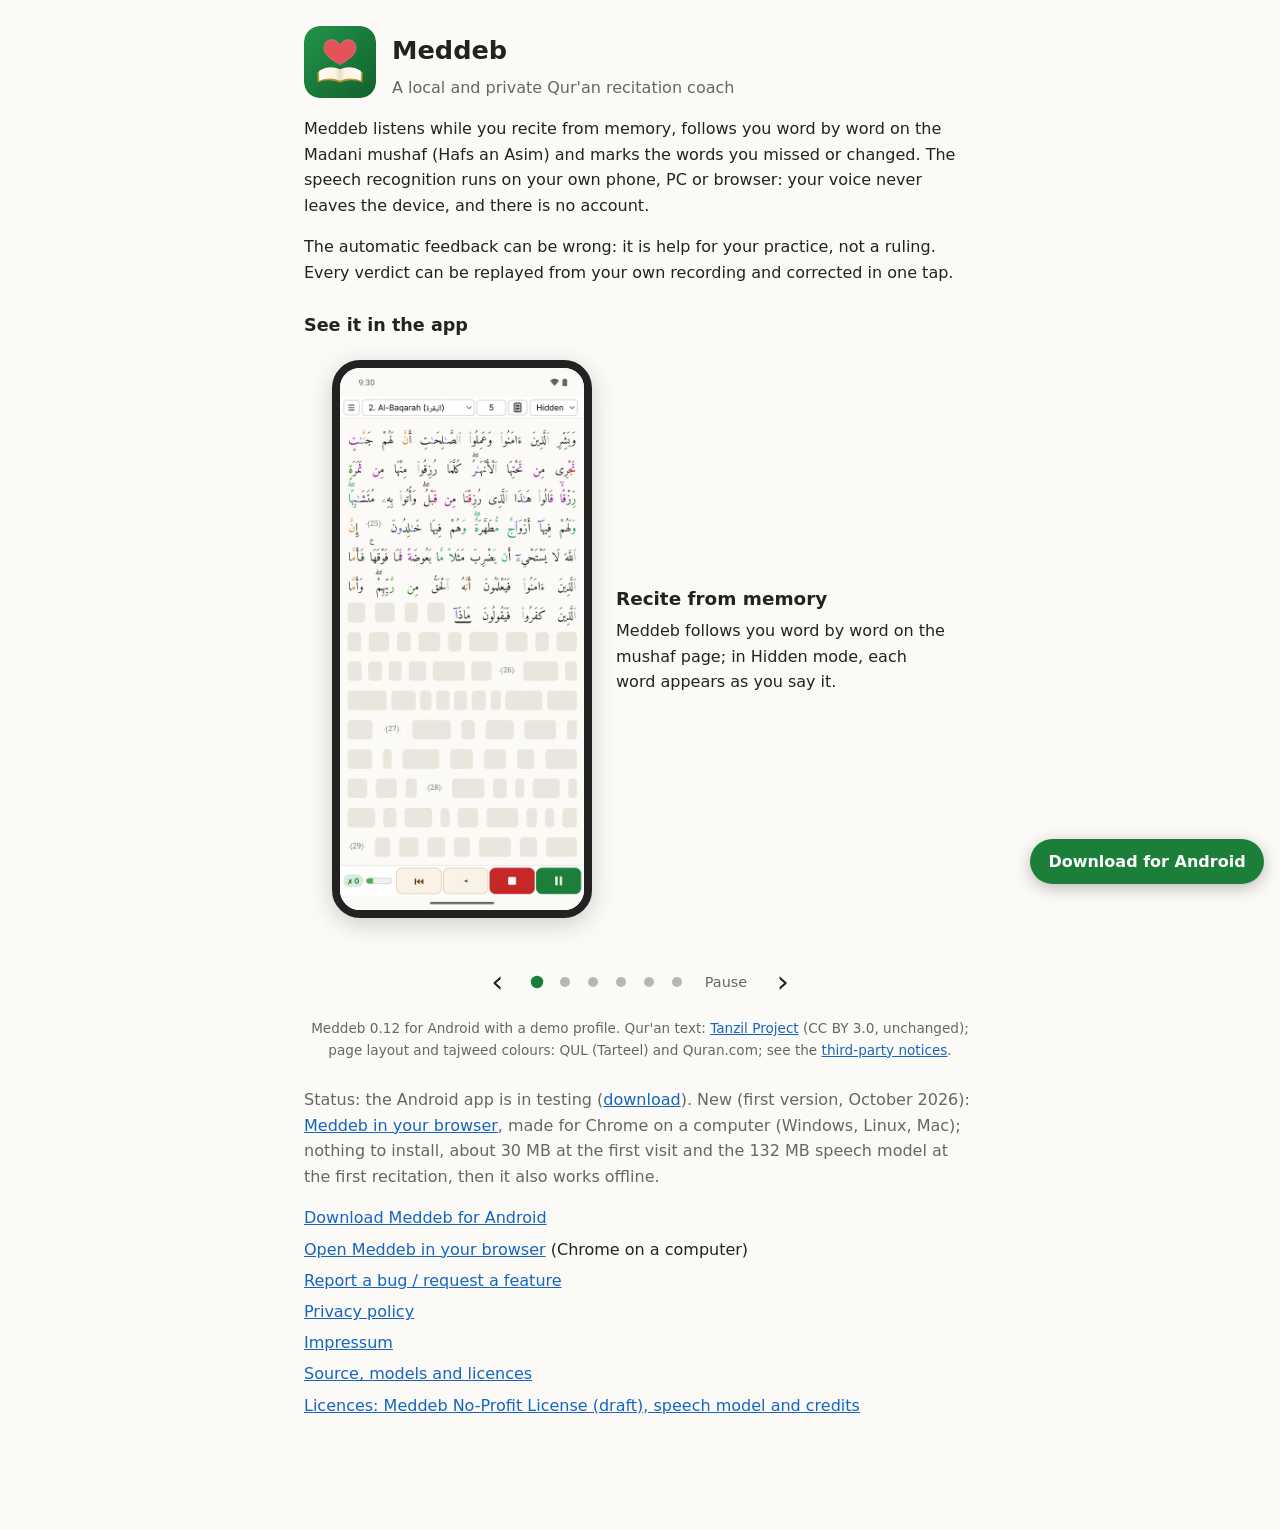
<file: index.html>
<!doctype html>
<html lang="en">
<head>
<meta charset="utf-8">
<meta name="viewport" content="width=device-width, initial-scale=1, viewport-fit=cover">
<title>Meddeb</title>
<meta name="description" content="Meddeb: a local and private Qur'an recitation coach.">
<link rel="icon" type="image/svg+xml" href="favicon.svg">
<link rel="stylesheet" href="site.css">
</head>
<body>
<main>
<div class="hero"><img src="favicon.svg" alt=""><div><h1>Meddeb</h1><div class="muted">A local and private Qur'an recitation coach</div></div></div>

<p>Meddeb listens while you recite from memory, follows you word by word on the Madani mushaf (Hafs an Asim) and
marks the words you missed or changed. The speech recognition runs on your own phone, PC or browser: your voice
never leaves the device, and there is no account.</p>
<p>The automatic feedback can be wrong: it is help for your practice, not a ruling. Every verdict can be replayed
from your own recording and corrected in one tap.</p>

<section class="shots" aria-labelledby="shotsTitle">
<h2 id="shotsTitle">See it in the app</h2>
<div id="shotsTrack" class="shots-track" tabindex="0" role="region" aria-roledescription="carousel" aria-label="Screenshots of Meddeb for Android">
  <figure class="shot" role="group" aria-roledescription="slide" aria-label="1 of 6">
    <img src="screenshots/01_recite.webp" width="540" height="1200" decoding="async" fetchpriority="high"
      alt="The mushaf page in Hidden mode during a recitation: the words already recited are shown, the rest are grey boxes.">
    <figcaption><b>Recite from memory</b> Meddeb follows you word by word on the mushaf page; in Hidden mode, each word appears as you say it.</figcaption>
  </figure>
  <figure class="shot" role="group" aria-roledescription="slide" aria-label="2 of 6">
    <img src="screenshots/02_mistakes.webp" width="540" height="1200" decoding="async" loading="lazy"
      alt="A skipped word shown in red, with its window open: the expected word, the verdict, and buttons to play the recording and correct it.">
    <figcaption><b>Mistakes caught</b> A skipped or changed word turns red: tap it to hear your own recording and correct the verdict in one tap.</figcaption>
  </figure>
  <figure class="shot" role="group" aria-roledescription="slide" aria-label="3 of 6">
    <img src="screenshots/03_summary.webp" width="540" height="1200" decoding="async" loading="lazy"
      alt="The summary at the end of a session: the score and the list of mistakes, with buttons to go to older sessions.">
    <figcaption><b>A summary after each session</b> Your score and every mistake in one list, with your past sessions one tap away.</figcaption>
  </figure>
  <figure class="shot" role="group" aria-roledescription="slide" aria-label="4 of 6">
    <img src="screenshots/04_offline.webp" width="540" height="1200" decoding="async" loading="lazy"
      alt="A recitation in progress with the phone in airplane mode: the airplane icon is in the status bar.">
    <figcaption><b>Offline and private</b> After a one-time model download, the recognition runs on your phone, even in airplane mode: no account, and your voice never leaves the phone.</figcaption>
  </figure>
  <figure class="shot" role="group" aria-roledescription="slide" aria-label="5 of 6">
    <img src="screenshots/05_progress.webp" width="540" height="1200" decoding="async" loading="lazy"
      alt="The Stats page: ayat learned today and overall, the weekly pace and a chart of the progress day by day.">
    <figcaption><b>Your progress</b> The ayat you learned today and overall, your weekly pace, and a chart of your progress day by day.</figcaption>
  </figure>
  <figure class="shot" role="group" aria-roledescription="slide" aria-label="6 of 6">
    <img src="screenshots/06_listen.webp" width="540" height="1200" decoding="async" loading="lazy"
      alt="The Listen page playing the recitation of the weakest page, with the choice of what to play and how many times.">
    <figcaption><b>Listen</b> Yasser Al-Dossary or another reciter you pick recites your weakest page, next ayah to learn or oldest page, as often as you like, screen off or in the car.</figcaption>
  </figure>
</div>
<div class="shots-nav" id="shotsNav" hidden>
  <button type="button" class="arrow" id="shotsPrev" aria-controls="shotsTrack" aria-label="Previous screenshot">&#8249;</button>
  <span class="dots">
    <button type="button" class="dot" aria-controls="shotsTrack" aria-label="Screenshot 1: Recite from memory" aria-current="true"></button>
    <button type="button" class="dot" aria-controls="shotsTrack" aria-label="Screenshot 2: Mistakes caught"></button>
    <button type="button" class="dot" aria-controls="shotsTrack" aria-label="Screenshot 3: A summary after each session"></button>
    <button type="button" class="dot" aria-controls="shotsTrack" aria-label="Screenshot 4: Offline and private"></button>
    <button type="button" class="dot" aria-controls="shotsTrack" aria-label="Screenshot 5: Your progress"></button>
    <button type="button" class="dot" aria-controls="shotsTrack" aria-label="Screenshot 6: Listen"></button>
  </span>
  <button type="button" class="play" id="shotsPause" aria-controls="shotsTrack">Pause</button>
  <button type="button" class="arrow" id="shotsNext" aria-controls="shotsTrack" aria-label="Next screenshot">&#8250;</button>
</div>
<span class="sr-only" id="shotsStatus" aria-live="polite"></span>
<p class="muted credit">Meddeb 0.12 for Android with a demo profile. Qur'an text: <a href="https://tanzil.net">Tanzil
Project</a> (CC BY 3.0, unchanged); page layout and tajweed colours: QUL (Tarteel) and Quran.com; see the
<a href="https://github.com/Karim-53/Meddeb/blob/main/THIRD_PARTY_NOTICES.md">third-party notices</a>.</p>
</section>

<p class="muted">Status: the Android app is in testing (<a href="download.html">download</a>). New (first version,
October 2026): <a href="app/">Meddeb in your browser</a>, made for Chrome on a computer (Windows, Linux, Mac);
nothing to install, about 30 MB at the first visit and the 132 MB speech model at the first recitation, then it also
works offline.</p>

<ul class="links">
  <li><a href="download.html">Download Meddeb for Android</a></li>
  <li><a href="app/">Open Meddeb in your browser</a> (Chrome on a computer)</li>
  <li><a href="https://github.com/Karim-53/Meddeb/issues/new/choose">Report a bug / request a feature</a></li>
  <li><a href="privacy.html">Privacy policy</a></li>
  <li><a href="impressum.html">Impressum</a></li>
  <li><a href="https://github.com/Karim-53/Meddeb">Source, models and licences</a></li>
  <li><a href="https://github.com/Karim-53/Meddeb/blob/main/LICENSE.md">Licences: Meddeb No-Profit License (draft), speech model and credits</a></li>
</ul>
</main>
<a class="dl-fab" href="download.html">Download for Android</a>
<script>
// The screenshots slideshow (P5.17): ‹ ›, dots, swipe (scroll-snap), arrow keys. It moves on by itself every 6 s until
// Pause or any manual move, holds while pointed at or focused, and never moves by itself under prefers-reduced-motion.
(() => {
  const track = document.getElementById('shotsTrack'), nav = document.getElementById('shotsNav');
  const slides = track.querySelectorAll('.shot'), dots = nav.querySelectorAll('.dot');
  const pause = document.getElementById('shotsPause'), status = document.getElementById('shotsStatus');
  const reduce = matchMedia('(prefers-reduced-motion: reduce)');
  const n = slides.length;
  let i = 0, heading = -1, held = false, playing = false, timer = 0;
  const say = k => { status.textContent = `Screenshot ${k + 1} of ${n}: ${slides[k].querySelector('b').textContent}`; };
  const mark = k => { i = k; dots.forEach((d, j) => j === k ? d.setAttribute('aria-current', 'true') : d.removeAttribute('aria-current')); };
  function go(k, user) {
    k = (k + n) % n;
    const far = Math.abs(k - i) > 1;                       // the wrap from 6 to 1: no smooth trip past every slide
    heading = k;
    track.scrollTo({left: k * track.clientWidth, behavior: reduce.matches || far ? 'instant' : 'smooth'});
    mark(k);
    if (user) { setPlaying(false); say(k); }
  }
  function setPlaying(on) {
    playing = on && !reduce.matches;
    pause.textContent = playing ? 'Pause' : 'Play';
    pause.setAttribute('aria-label', playing ? 'Pause the slideshow' : 'Play the slideshow');
    clearInterval(timer);
    timer = playing ? setInterval(() => { if (!held && !document.hidden) go(i + 1); }, 6000) : 0;
  }
  document.getElementById('shotsPrev').onclick = () => go(i - 1, true);
  document.getElementById('shotsNext').onclick = () => go(i + 1, true);
  dots.forEach((d, j) => { d.onclick = () => go(j, true); });
  pause.onclick = () => setPlaying(!playing);
  track.addEventListener('keydown', e => {
    if (e.key === 'ArrowLeft' || e.key === 'ArrowRight') { e.preventDefault(); go(i + (e.key === 'ArrowRight' ? 1 : -1), true); }
  });
  let raf = 0;                                             // a swipe: the dots follow and the slideshow stops
  track.addEventListener('scroll', () => {
    cancelAnimationFrame(raf);
    raf = requestAnimationFrame(() => {
      const k = Math.round(track.scrollLeft / track.clientWidth);
      if (heading >= 0) { if (k === heading) heading = -1; return; }   // our own scrollTo on its way
      if (k !== i) { mark(k); setPlaying(false); say(k); }
    });
  }, {passive: true});
  for (const [ev, on] of [['pointerenter', true], ['pointerleave', false], ['focusin', true], ['focusout', false]]) {
    for (const el of [track, nav]) el.addEventListener(ev, () => { held = on; });
  }
  reduce.addEventListener('change', () => { pause.hidden = reduce.matches; setPlaying(false); });
  pause.hidden = reduce.matches;
  track.classList.add('js');
  nav.hidden = false;
  setPlaying(true);
})();
</script>
</body>
</html>
</file>
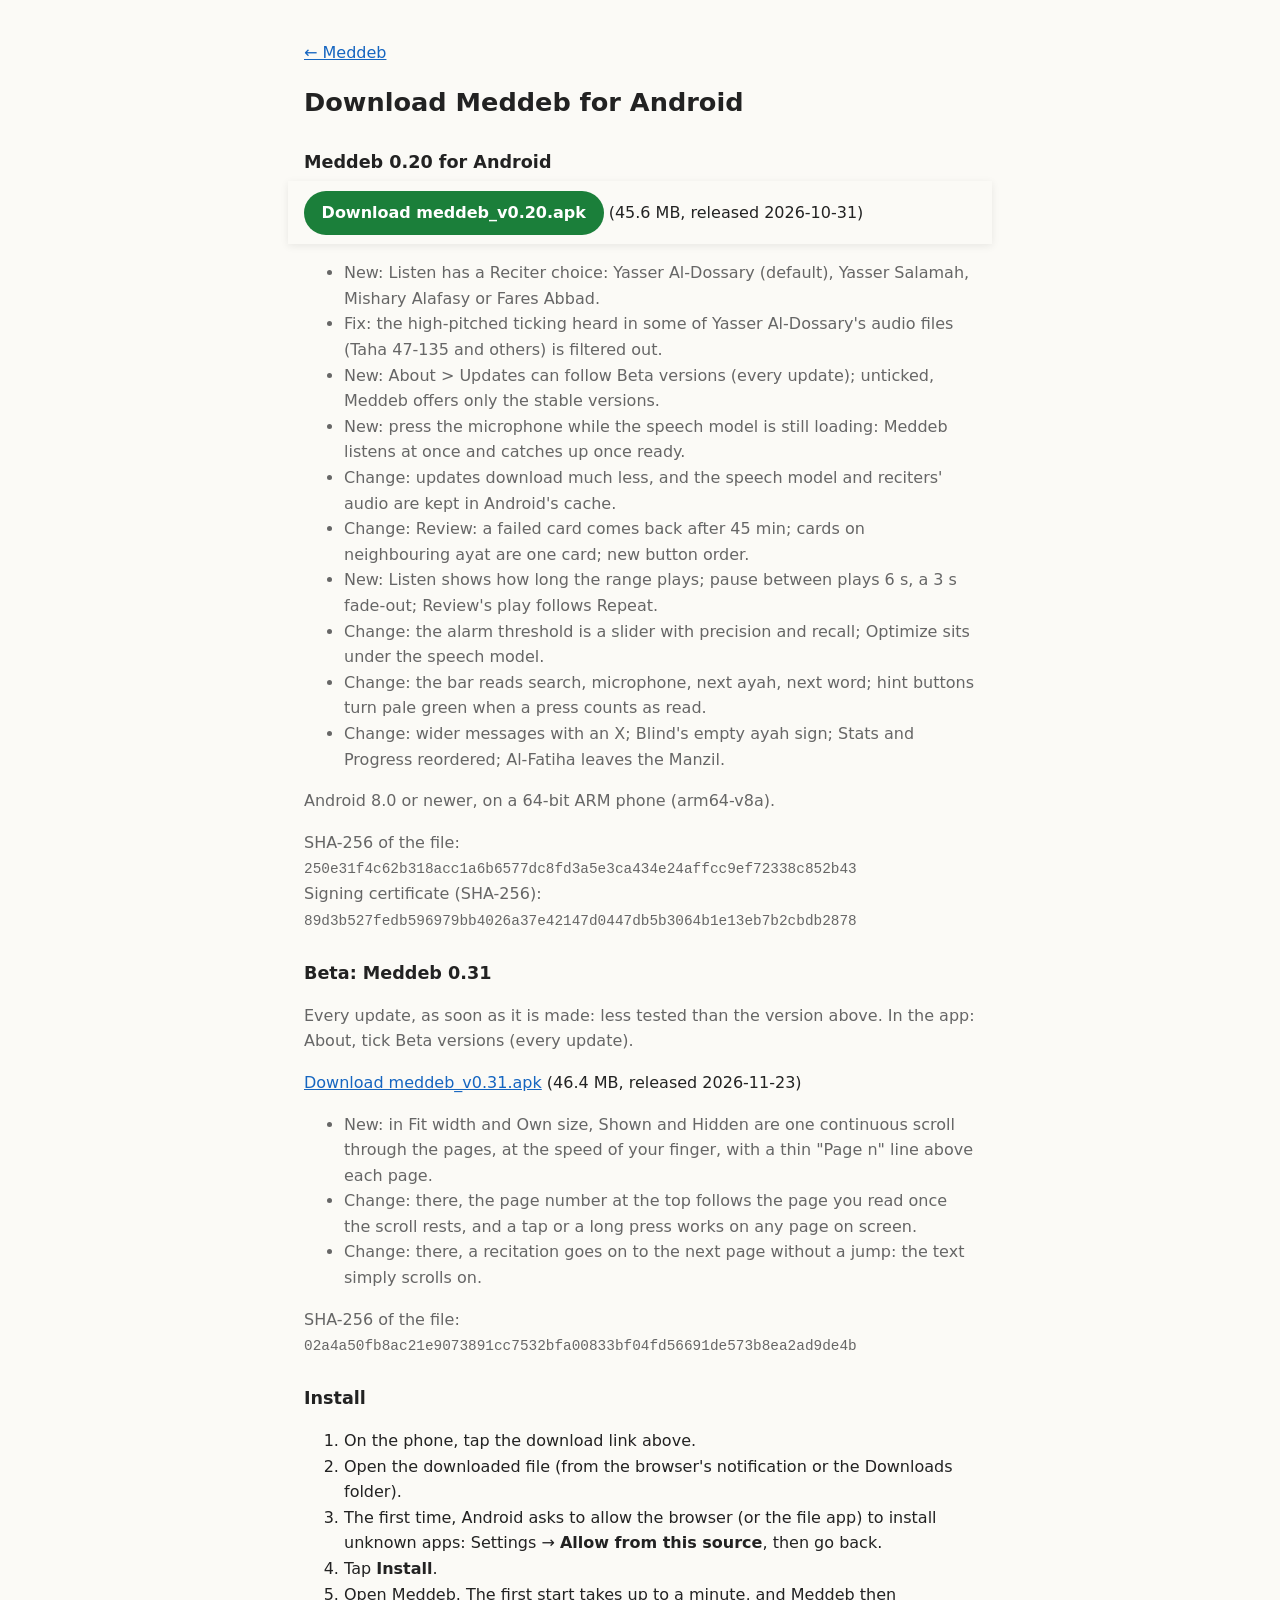
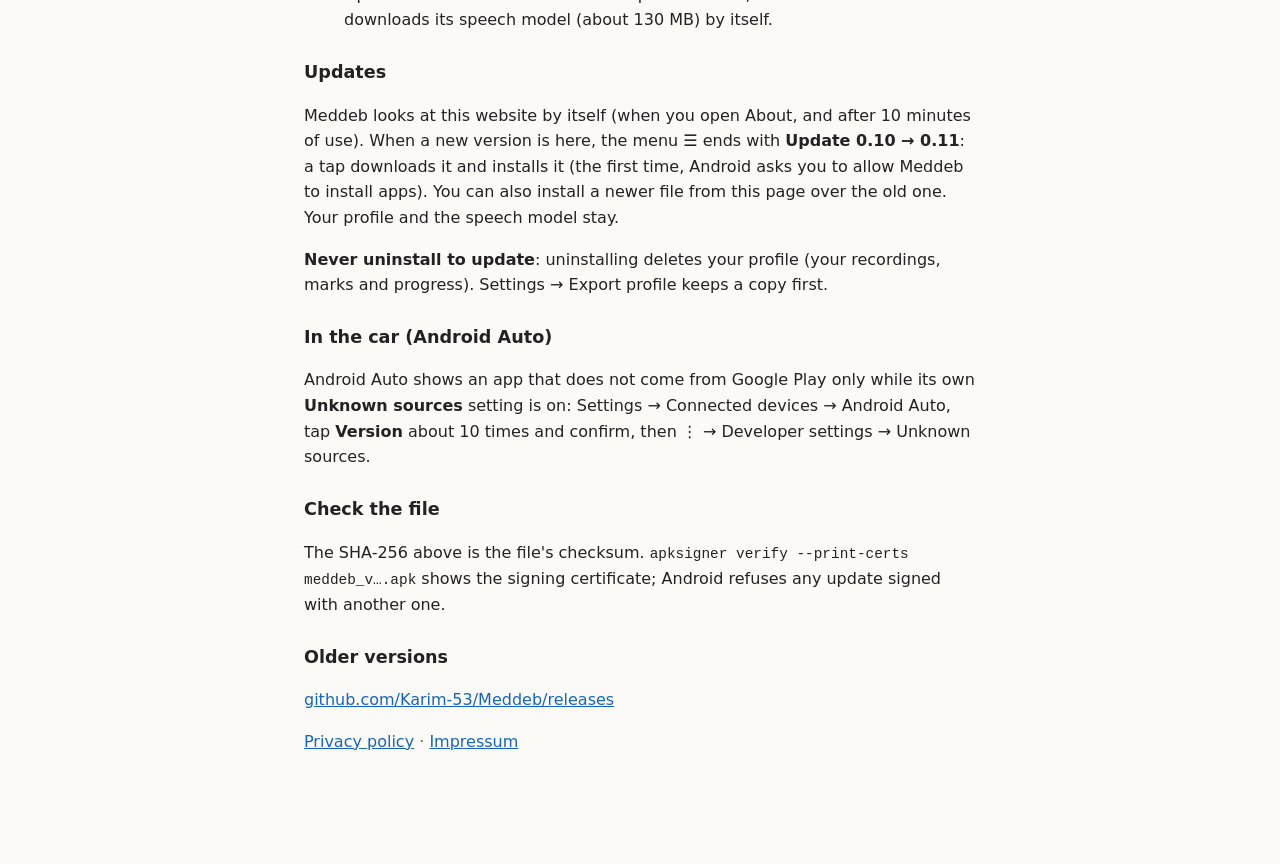
<file: download.html>
<!doctype html>
<html lang="en">
<head>
<meta charset="utf-8">
<meta name="viewport" content="width=device-width, initial-scale=1, viewport-fit=cover">
<title>Meddeb – Download for Android</title>
<link rel="icon" type="image/svg+xml" href="favicon.svg">
<link rel="stylesheet" href="site.css">
</head>
<body>
<main>
<p><a href="./">← Meddeb</a></p>
<h1>Download Meddeb for Android</h1>

<!-- latest:start -->
<h2>Meddeb 0.20 for Android</h2>
<p><a class="dl" href="https://github.com/Karim-53/Meddeb/releases/download/android-v0.20/meddeb_v0.20.apk">Download meddeb_v0.20.apk</a> (45.6 MB, released 2026-10-31)</p>
<ul class="muted"><li>New: Listen has a Reciter choice: Yasser Al-Dossary (default), Yasser Salamah, Mishary Alafasy or Fares Abbad.</li><li>Fix: the high-pitched ticking heard in some of Yasser Al-Dossary&#x27;s audio files (Taha 47-135 and others) is filtered out.</li><li>New: About &gt; Updates can follow Beta versions (every update); unticked, Meddeb offers only the stable versions.</li><li>New: press the microphone while the speech model is still loading: Meddeb listens at once and catches up once ready.</li><li>Change: updates download much less, and the speech model and reciters&#x27; audio are kept in Android&#x27;s cache.</li><li>Change: Review: a failed card comes back after 45 min; cards on neighbouring ayat are one card; new button order.</li><li>New: Listen shows how long the range plays; pause between plays 6 s, a 3 s fade-out; Review&#x27;s play follows Repeat.</li><li>Change: the alarm threshold is a slider with precision and recall; Optimize sits under the speech model.</li><li>Change: the bar reads search, microphone, next ayah, next word; hint buttons turn pale green when a press counts as read.</li><li>Change: wider messages with an X; Blind&#x27;s empty ayah sign; Stats and Progress reordered; Al-Fatiha leaves the Manzil.</li></ul>
<p class="muted">Android 8.0 or newer, on a 64-bit ARM phone (arm64-v8a).</p>
<p class="muted">SHA-256 of the file: <code>250e31f4c62b318acc1a6b6577dc8fd3a5e3ca434e24affcc9ef72338c852b43</code><br>Signing certificate (SHA-256): <code>89d3b527fedb596979bb4026a37e42147d0447db5b3064b1e13eb7b2cbdb2878</code></p>
<!-- latest:end -->
<!-- beta:start -->
<h2>Beta: Meddeb 0.31</h2>
<p class="muted">Every update, as soon as it is made: less tested than the version above. In the app: About, tick Beta versions (every update).</p>
<p><a href="https://github.com/Karim-53/Meddeb/releases/download/android-v0.31/meddeb_v0.31.apk">Download meddeb_v0.31.apk</a> (46.4 MB, released 2026-11-23)</p>
<ul class="muted"><li>New: in Fit width and Own size, Shown and Hidden are one continuous scroll through the pages, at the speed of your finger, with a thin &quot;Page n&quot; line above each page.</li><li>Change: there, the page number at the top follows the page you read once the scroll rests, and a tap or a long press works on any page on screen.</li><li>Change: there, a recitation goes on to the next page without a jump: the text simply scrolls on.</li></ul>
<p class="muted">SHA-256 of the file: <code>02a4a50fb8ac21e9073891cc7532bfa00833bf04fd56691de573b8ea2ad9de4b</code></p>
<!-- beta:end -->

<h2>Install</h2>
<ol>
  <li>On the phone, tap the download link above.</li>
  <li>Open the downloaded file (from the browser's notification or the Downloads folder).</li>
  <li>The first time, Android asks to allow the browser (or the file app) to install unknown apps: Settings →
    <b>Allow from this source</b>, then go back.</li>
  <li>Tap <b>Install</b>.</li>
  <li>Open Meddeb. The first start takes up to a minute, and Meddeb then downloads its speech model (about 130 MB)
    by itself.</li>
</ol>

<h2>Updates</h2>
<p>Meddeb looks at this website by itself (when you open About, and after 10 minutes of use). When a new version is
here, the menu ☰ ends with <b>Update 0.10 → 0.11</b>: a tap downloads it and installs it (the first time, Android asks
you to allow Meddeb to install apps). You can also install a newer file from this page over the old one. Your
profile and the speech model stay.</p>
<p><b>Never uninstall to update</b>: uninstalling deletes your profile (your recordings, marks and progress). Settings →
Export profile keeps a copy first.</p>

<h2>In the car (Android Auto)</h2>
<p>Android Auto shows an app that does not come from Google Play only while its own <b>Unknown sources</b> setting is
on: Settings → Connected devices → Android Auto, tap <b>Version</b> about 10 times and confirm, then ⋮ → Developer
settings → Unknown sources.</p>

<h2>Check the file</h2>
<p>The SHA-256 above is the file's checksum. <code>apksigner verify --print-certs meddeb_v….apk</code> shows the
signing certificate; Android refuses any update signed with another one.</p>

<h2>Older versions</h2>
<p><a href="https://github.com/Karim-53/Meddeb/releases">github.com/Karim-53/Meddeb/releases</a></p>

<p class="muted"><a href="privacy.html">Privacy policy</a> · <a href="impressum.html">Impressum</a></p>
</main>
</body>
</html>
</file>
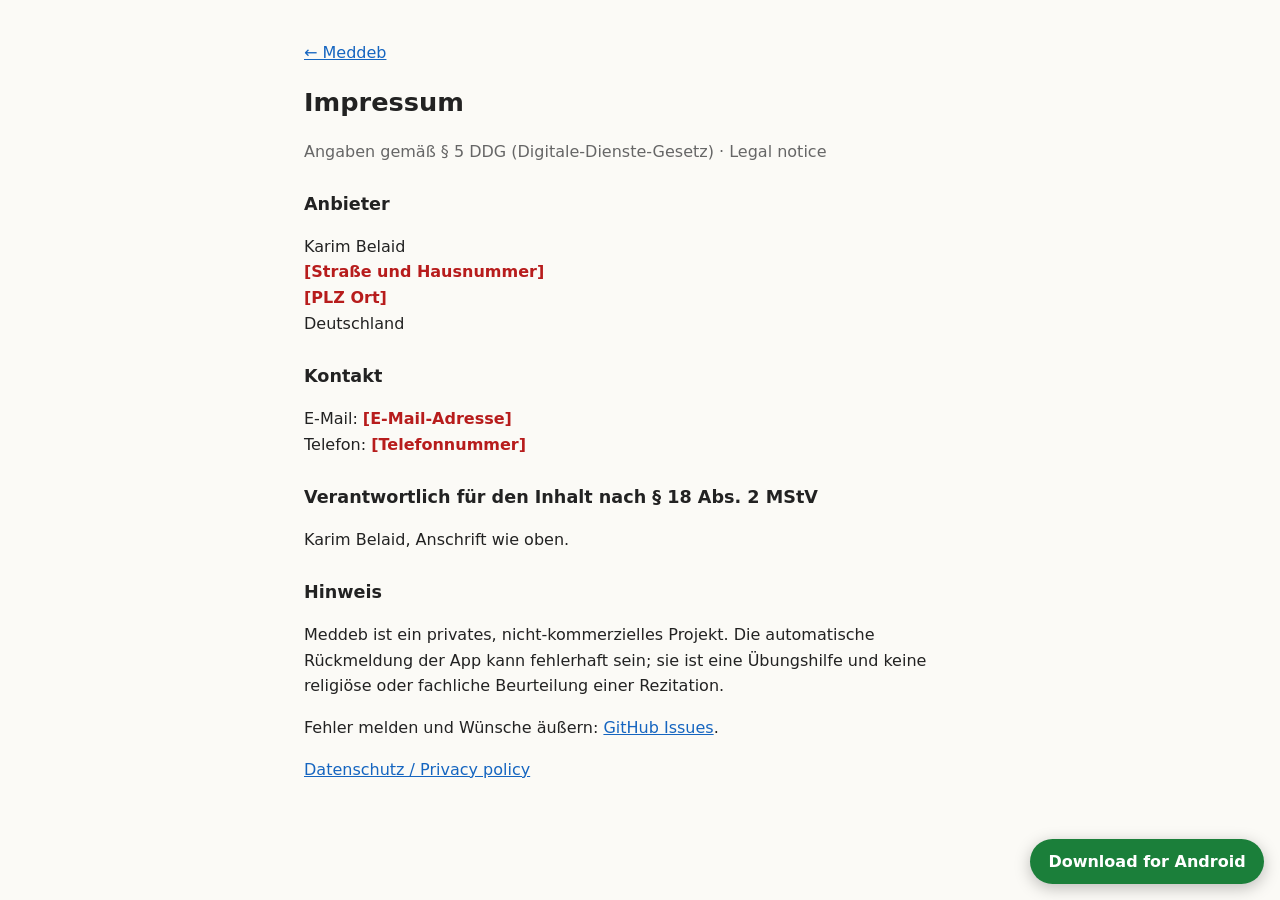
<file: impressum.html>
<!doctype html>
<html lang="de">
<head>
<meta charset="utf-8">
<meta name="viewport" content="width=device-width, initial-scale=1, viewport-fit=cover">
<title>Meddeb – Impressum</title>
<link rel="stylesheet" href="site.css">
</head>
<body>
<main>
<p><a href="./">← Meddeb</a></p>
<h1>Impressum</h1>
<p class="muted">Angaben gemäß § 5 DDG (Digitale-Dienste-Gesetz) · Legal notice</p>

<h2>Anbieter</h2>
<p>
  Karim Belaid<br>
  <span class="todo">[Straße und Hausnummer]</span><br>
  <span class="todo">[PLZ Ort]</span><br>
  Deutschland
</p>

<h2>Kontakt</h2>
<p>
  E-Mail: <span class="todo">[E-Mail-Adresse]</span><br>
  Telefon: <span class="todo">[Telefonnummer]</span>
</p>

<h2>Verantwortlich für den Inhalt nach § 18 Abs. 2 MStV</h2>
<p>Karim Belaid, Anschrift wie oben.</p>

<h2>Hinweis</h2>
<p>Meddeb ist ein privates, nicht-kommerzielles Projekt. Die automatische Rückmeldung der App kann fehlerhaft sein;
sie ist eine Übungshilfe und keine religiöse oder fachliche Beurteilung einer Rezitation.</p>
<p>Fehler melden und Wünsche äußern: <a href="https://github.com/Karim-53/Meddeb/issues/new/choose">GitHub Issues</a>.</p>
<p><a href="privacy.html">Datenschutz / Privacy policy</a></p>
</main>
<a class="dl-fab" href="download.html">Download for Android</a>
</body>
</html>
</file>
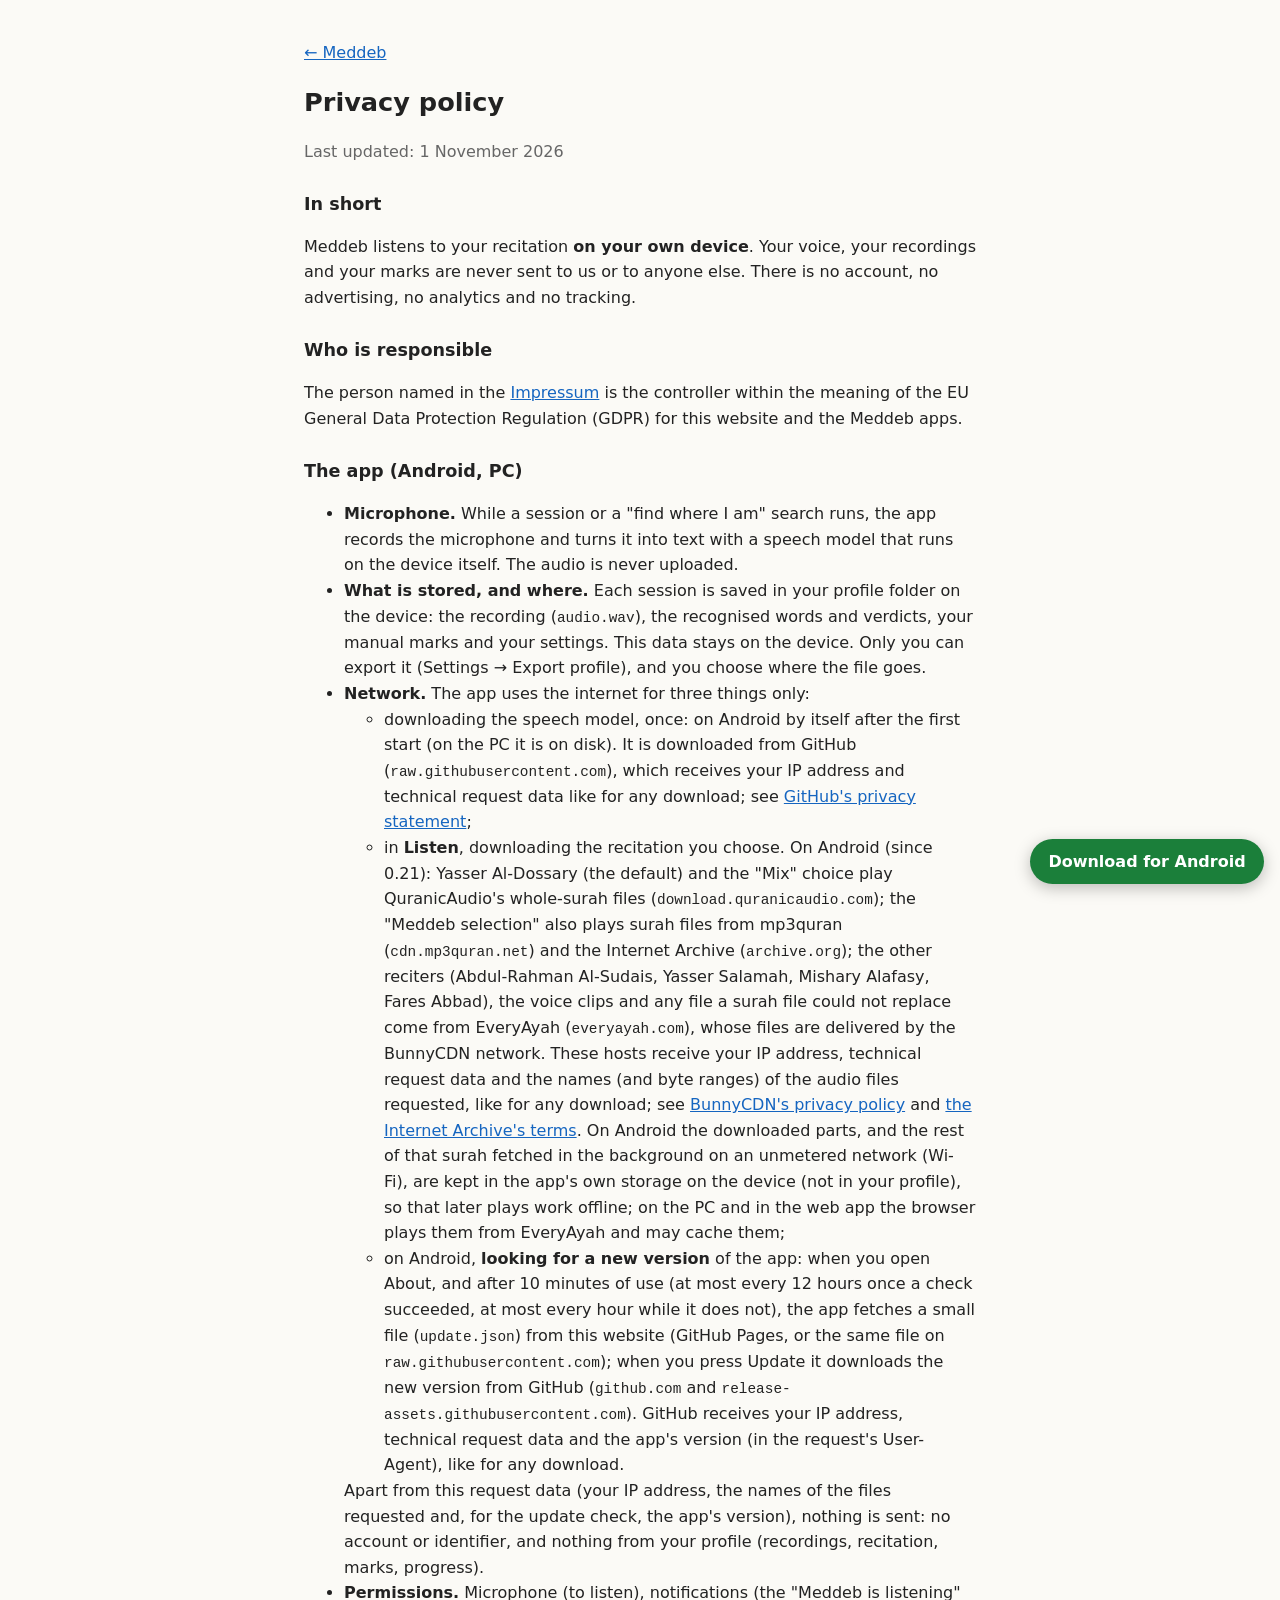
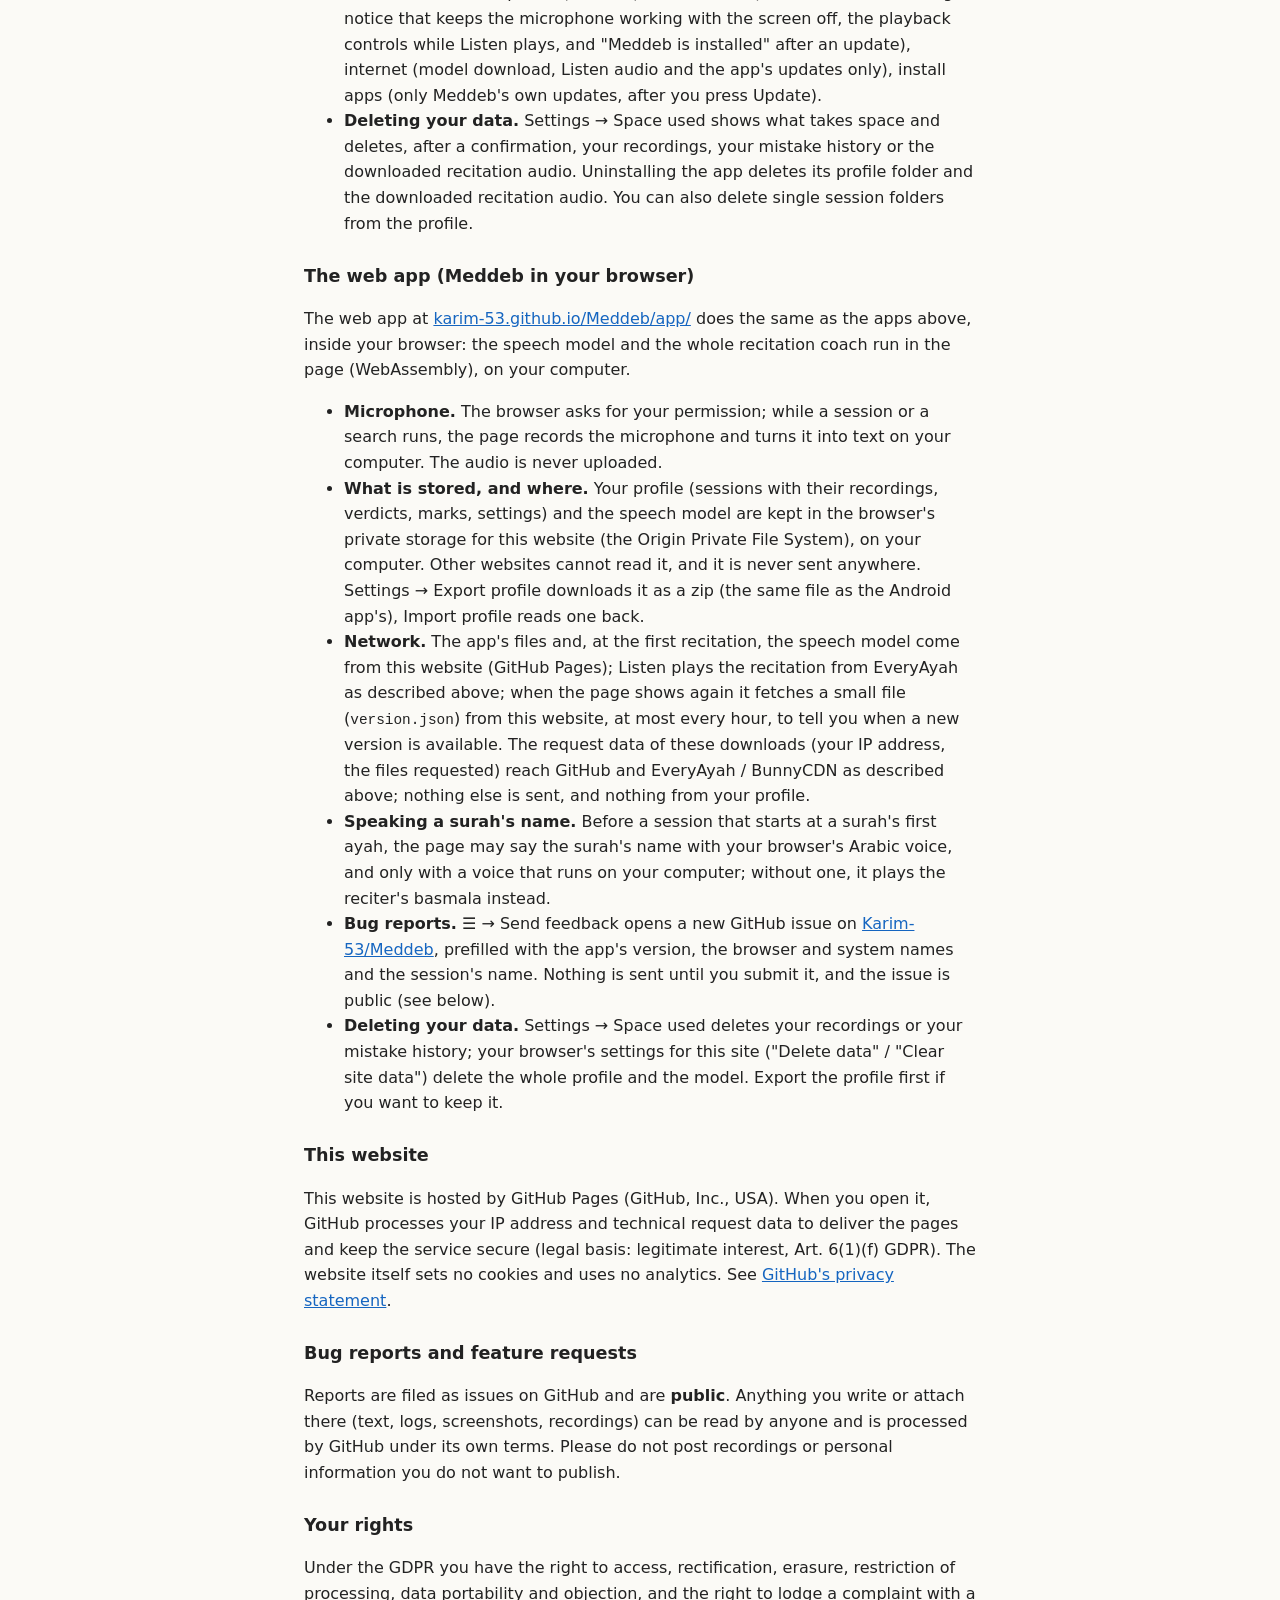
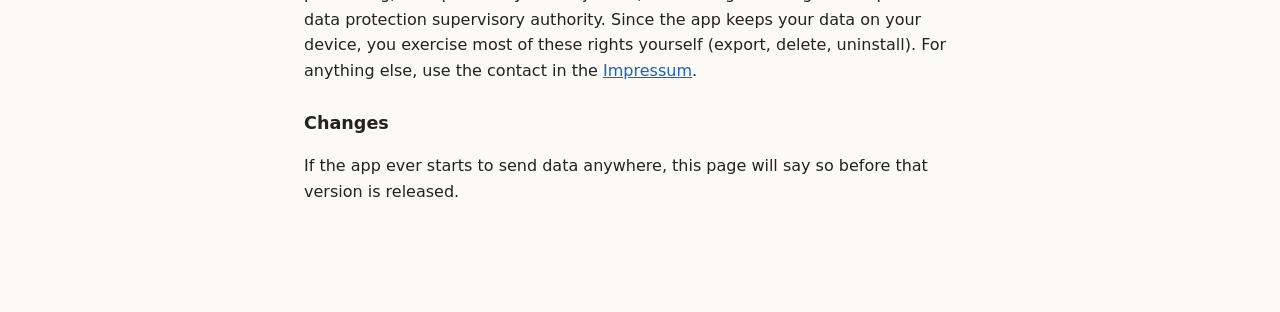
<file: privacy.html>
<!doctype html>
<html lang="en">
<head>
<meta charset="utf-8">
<meta name="viewport" content="width=device-width, initial-scale=1, viewport-fit=cover">
<title>Meddeb – Privacy policy</title>
<link rel="stylesheet" href="site.css">
</head>
<body>
<main>
<p><a href="./">← Meddeb</a></p>
<h1>Privacy policy</h1>
<p class="muted">Last updated: 1 November 2026</p>

<h2>In short</h2>
<p>Meddeb listens to your recitation <b>on your own device</b>. Your voice, your recordings and your marks are never
sent to us or to anyone else. There is no account, no advertising, no analytics and no tracking.</p>

<h2>Who is responsible</h2>
<p>The person named in the <a href="impressum.html">Impressum</a> is the controller within the meaning of the
EU General Data Protection Regulation (GDPR) for this website and the Meddeb apps.</p>

<h2>The app (Android, PC)</h2>
<ul>
  <li><b>Microphone.</b> While a session or a "find where I am" search runs, the app records the microphone and
    turns it into text with a speech model that runs on the device itself. The audio is never uploaded.</li>
  <li><b>What is stored, and where.</b> Each session is saved in your profile folder on the device: the recording
    (<code>audio.wav</code>), the recognised words and verdicts, your manual marks and your settings. This data
    stays on the device. Only you can export it (Settings → Export profile), and you choose where the file goes.</li>
  <li><b>Network.</b> The app uses the internet for three things only:
    <ul>
      <li>downloading the speech model, once: on Android by itself after the first start (on the PC it is on disk).
        It is downloaded from GitHub
        (<code>raw.githubusercontent.com</code>), which receives your IP address and technical request data like for
        any download; see
        <a href="https://docs.github.com/en/site-policy/privacy-policies/github-general-privacy-statement">GitHub's
        privacy statement</a>;</li>
      <li>in <b>Listen</b>, downloading the recitation you choose. On Android (since 0.21): Yasser Al-Dossary (the
        default) and the "Mix" choice play QuranicAudio's whole-surah files (<code>download.quranicaudio.com</code>);
        the "Meddeb selection" also plays surah files from mp3quran (<code>cdn.mp3quran.net</code>) and the Internet
        Archive (<code>archive.org</code>); the other reciters (Abdul-Rahman Al-Sudais, Yasser Salamah, Mishary Alafasy,
        Fares Abbad), the voice clips and any file a surah file could not replace come from EveryAyah
        (<code>everyayah.com</code>), whose files are delivered by the BunnyCDN network. These hosts receive your IP
        address, technical request data and the names (and byte ranges) of the audio files requested, like for any
        download; see <a href="https://bunny.net/privacy/">BunnyCDN's privacy policy</a> and
        <a href="https://archive.org/about/terms">the Internet Archive's terms</a>. On Android the downloaded parts,
        and the rest of that surah fetched in the background on an unmetered network (Wi-Fi), are kept in the app's
        own storage on the device (not in your profile), so that later plays work offline; on the PC and in the web
        app the browser plays them from EveryAyah and may cache them;</li>
      <li>on Android, <b>looking for a new version</b> of the app: when you open About, and after 10 minutes of use
        (at most every 12 hours once a check succeeded, at most every hour while it does not), the app fetches a small
        file (<code>update.json</code>) from this website (GitHub
        Pages, or the same file on <code>raw.githubusercontent.com</code>); when you press Update it downloads the new
        version from GitHub (<code>github.com</code> and <code>release-assets.githubusercontent.com</code>). GitHub
        receives your IP address, technical request data and the app's version (in the request's User-Agent), like
        for any download.</li>
    </ul>
    Apart from this request data (your IP address, the names of the files requested and, for the update check, the
    app's version), nothing is sent: no
    account or identifier, and nothing from your profile (recordings, recitation, marks, progress).</li>
  <li><b>Permissions.</b> Microphone (to listen), notifications (the "Meddeb is listening" notice that keeps the
    microphone working with the screen off, the playback controls while Listen plays, and "Meddeb is installed"
    after an update), internet (model download, Listen audio and the app's updates only), install apps (only
    Meddeb's own updates, after you press Update).</li>
  <li><b>Deleting your data.</b> Settings → Space used shows what takes space and deletes, after a confirmation,
    your recordings, your mistake history or the downloaded recitation audio. Uninstalling the app deletes its
    profile folder and the downloaded recitation audio. You can also delete single session folders from the
    profile.</li>
</ul>

<h2>The web app (Meddeb in your browser)</h2>
<p>The web app at <a href="app/">karim-53.github.io/Meddeb/app/</a> does the same as the apps above, inside your
browser: the speech model and the whole recitation coach run in the page (WebAssembly), on your computer.</p>
<ul>
  <li><b>Microphone.</b> The browser asks for your permission; while a session or a search runs, the page records
    the microphone and turns it into text on your computer. The audio is never uploaded.</li>
  <li><b>What is stored, and where.</b> Your profile (sessions with their recordings, verdicts, marks, settings) and
    the speech model are kept in the browser's private storage for this website (the Origin Private File System),
    on your computer. Other websites cannot read it, and it is never sent anywhere. Settings → Export profile
    downloads it as a zip (the same file as the Android app's), Import profile reads one back.</li>
  <li><b>Network.</b> The app's files and, at the first recitation, the speech model come from this website (GitHub
    Pages); Listen plays the recitation from EveryAyah as described above; when the page shows again it fetches a
    small file (<code>version.json</code>) from this website, at most every hour, to tell you when a new version is
    available. The request data of these downloads (your IP address, the files requested) reach GitHub and
    EveryAyah / BunnyCDN as described above; nothing else is sent, and nothing from your profile.</li>
  <li><b>Speaking a surah's name.</b> Before a session that starts at a surah's first ayah, the page may say the
    surah's name with your browser's Arabic voice, and only with a voice that runs on your computer; without one, it
    plays the reciter's basmala instead.</li>
  <li><b>Bug reports.</b> ☰ → Send feedback opens a new GitHub issue on
    <a href="https://github.com/Karim-53/Meddeb/issues">Karim-53/Meddeb</a>, prefilled with the app's version, the
    browser and system names and the session's name. Nothing is sent until you submit it, and the issue is public
    (see below).</li>
  <li><b>Deleting your data.</b> Settings → Space used deletes your recordings or your mistake history; your
    browser's settings for this site ("Delete data" / "Clear site data") delete the whole profile and the model.
    Export the profile first if you want to keep it.</li>
</ul>

<h2>This website</h2>
<p>This website is hosted by GitHub Pages (GitHub, Inc., USA). When you open it, GitHub processes your IP address
and technical request data to deliver the pages and keep the service secure (legal basis: legitimate interest,
Art. 6(1)(f) GDPR). The website itself sets no cookies and uses no analytics. See
<a href="https://docs.github.com/en/site-policy/privacy-policies/github-general-privacy-statement">GitHub's privacy
statement</a>.</p>

<h2>Bug reports and feature requests</h2>
<p>Reports are filed as issues on GitHub and are <b>public</b>. Anything you write or attach there (text, logs,
screenshots, recordings) can be read by anyone and is processed by GitHub under its own terms. Please do not post
recordings or personal information you do not want to publish.</p>

<h2>Your rights</h2>
<p>Under the GDPR you have the right to access, rectification, erasure, restriction of processing, data
portability and objection, and the right to lodge a complaint with a data protection supervisory authority. Since
the app keeps your data on your device, you exercise most of these rights yourself (export, delete, uninstall). For
anything else, use the contact in the <a href="impressum.html">Impressum</a>.</p>

<h2>Changes</h2>
<p>If the app ever starts to send data anywhere, this page will say so before that version is released.</p>
</main>
<a class="dl-fab" href="download.html">Download for Android</a>
</body>
</html>
</file>
<file: site.css>
:root { --bg:#fbfaf6; --ink:#222; --muted:#666; --link:#1565c0; --green:#1b7f3a; --btn:#1b7f3a; --todo:#b71c1c; }
/* --btn: the download buttons keep the darker green in dark mode too, for white words at 5:1 (WCAG AA). */
@media (prefers-color-scheme: dark) { :root { --bg:#16181a; --ink:#e8e6e1; --muted:#9a9a9a; --link:#7fb3ff; --green:#4caf50; --todo:#ff8a80; } }
* { box-sizing:border-box; }
body { margin:0; background:var(--bg); color:var(--ink); font:16px/1.6 Inter, "Segoe UI", system-ui, sans-serif; }
main { max-width:44rem; margin:0 auto; padding:1.5rem 16px 6rem; }
h1 { font-size:1.6rem; margin:.4rem 0 .2rem; }
h2 { font-size:1.1rem; margin:1.6rem 0 .3rem; }
a { color:var(--link); }
code { font-size:.9em; overflow-wrap:anywhere; }
.muted { color:var(--muted); }
.todo { color:var(--todo); font-weight:600; }
.hero { display:flex; align-items:center; gap:1rem; }
.hero img { width:72px; height:72px; border-radius:16px; }
.links { list-style:none; padding:0; }
.links li { margin:.35rem 0; }
.sr-only { position:absolute; width:1px; height:1px; padding:0; margin:-1px; overflow:hidden; clip:rect(0 0 0 0); white-space:nowrap; border:0; }
/* the screenshots slideshow (P5.17): a scroll-snap row (swipeable without JS), buttons added by the inline script */
.shots { margin:1.6rem 0; }
.shots-track { display:flex; overflow-x:auto; scroll-snap-type:x mandatory; scroll-behavior:smooth; overscroll-behavior-x:contain; border-radius:12px; }
.shots-track.js { scrollbar-width:none; }
.shots-track.js::-webkit-scrollbar { display:none; }
.shots-track:focus-visible { outline:2px solid var(--link); outline-offset:2px; }
.shot { flex:0 0 100%; scroll-snap-align:center; margin:0; padding:16px 28px 34px; display:grid; grid-template-columns:auto 1fr; gap:1.5rem; align-items:center; }
.shot img { display:block; width:min(260px, 62vw); height:auto; border:8px solid #222; border-radius:28px; box-shadow:0 6px 24px rgb(0 0 0 / .18); background:#fff; }
.shot figcaption b { display:block; font-size:1.15rem; margin-bottom:.3rem; }
.shots-nav { display:flex; align-items:center; justify-content:center; gap:.25rem; margin-top:.5rem; }
.shots-nav[hidden] { display:none; }
.shots-nav button { min-width:44px; min-height:44px; border:0; background:none; color:var(--ink); font:inherit; cursor:pointer; border-radius:22px; }
.shots-nav button:hover { background:rgb(127 127 127 / .12); }
.shots-nav button:focus-visible { outline:2px solid var(--link); outline-offset:-2px; }
.shots-nav .arrow { font-size:1.9rem; line-height:1; }
.shots-nav .play { font-size:.9rem; color:var(--muted); padding:0 .6rem; }
.shots-nav .dots { display:flex; }
.shots-nav .dot { position:relative; min-width:28px; }
.shots-nav .dot::before { content:""; position:absolute; left:50%; top:50%; width:10px; height:10px; margin:-5px 0 0 -5px; border-radius:50%; background:var(--muted); opacity:.45; }
.shots-nav .dot[aria-current]::before { background:var(--green); opacity:1; transform:scale(1.25); }
.credit { font-size:.85rem; text-align:center; }
@media (prefers-color-scheme: dark) { .shot img { border-color:#444; box-shadow:0 6px 24px rgb(0 0 0 / .5); } }
@media (max-width:560px) { .shot { grid-template-columns:1fr; justify-items:center; text-align:center; gap:.9rem; } }
@media (prefers-reduced-motion: reduce) { .shots-track { scroll-behavior:auto; } }
/* the download button stays on screen on every page and device (user 2026-10-21): a pill over the bottom right
   corner, above the iPhone home bar; main keeps 6rem of room below so it never covers the last line */
.dl-fab { position:fixed; right:16px; bottom:calc(16px + env(safe-area-inset-bottom, 0px)); z-index:20; display:inline-flex; align-items:center; min-height:44px; padding:.6rem 1.15rem; border-radius:999px; background:var(--btn); color:#fff; font-weight:600; text-decoration:none; box-shadow:0 4px 16px rgb(0 0 0 / .25); }
.dl-fab:hover { filter:brightness(1.08); }
.dl-fab:focus-visible { outline:3px solid var(--link); outline-offset:3px; }
/* download.html: the APK link itself is the button, kept at the top while the page scrolls */
main > p:has(> a.dl) { position:sticky; top:0; z-index:20; margin:0 -16px; padding:.6rem 16px; background:var(--bg); box-shadow:0 2px 8px rgb(0 0 0 / .08); }
a.dl { display:inline-flex; align-items:center; min-height:44px; padding:.5rem 1.1rem; border-radius:999px; background:var(--btn); color:#fff; font-weight:600; text-decoration:none; }
@media print { .dl-fab { display:none; } main > p:has(> a.dl) { position:static; box-shadow:none; } }
</file>
